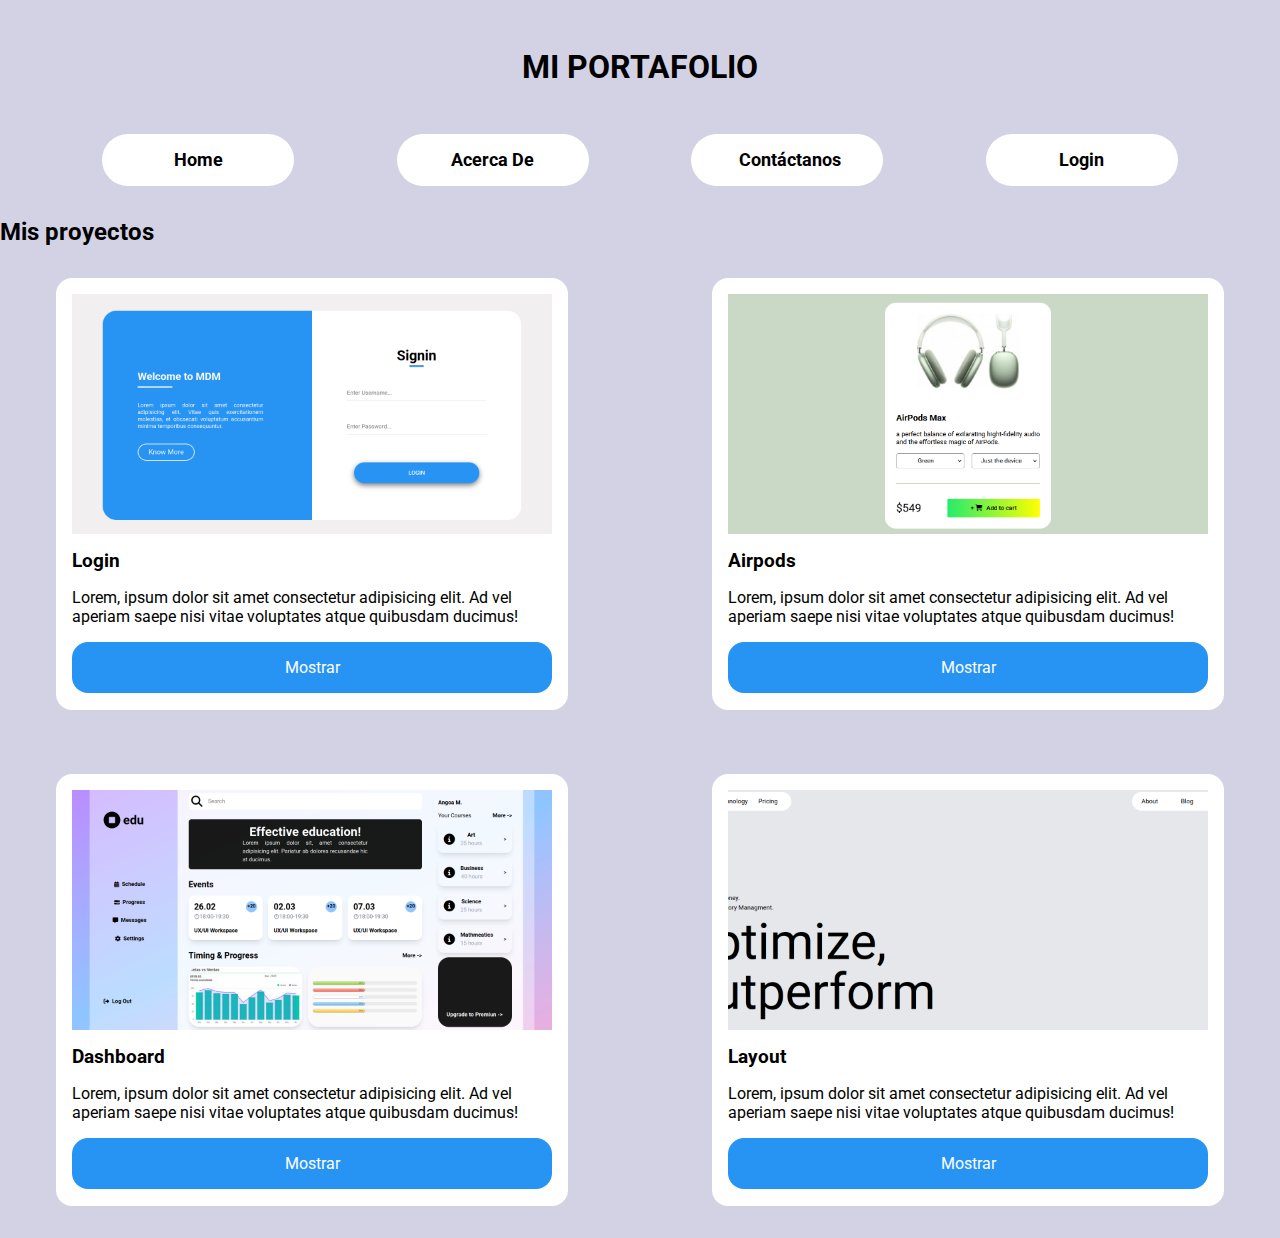
<file: index.html>
<!DOCTYPE html>
<html lang="en">
<head>
    <meta charset="UTF-8">
    <meta name="viewport" content="width=device-width, initial-scale=1.0">
    <title>Home</title>
    <link rel="stylesheet" href="css/styles.css">
    <link rel="preconnect" href="https://fonts.googleapis.com">
    <link rel="preconnect" href="https://fonts.gstatic.com" crossorigin>
    <link href="https://fonts.googleapis.com/css2?family=Outfit:wght@100..900&family=Roboto:ital,wght@0,100..900;1,100..900&display=swap" rel="stylesheet">
</head>
<body class="container">
    <header>
        <h1>Mi portafolio</h1>
        <nav class="links-nav">
                <a href="#">Home</a>
                <a href="acercade.html">Acerca De</a>
                <a href="contactanos.html">Contáctanos</a>
                <a href="login.html">Login</a>
        </nav>
    </header>
    <main>
        <h2>Mis proyectos</h2>
        <div class="cont-cards">
            <div class="card">
                <div class="img-container">
                    <img src="img/login-git.png" alt="pagina-login-git">
                </div>
                <h3>Login</h3>
                <p>
                    Lorem, ipsum dolor sit amet consectetur adipisicing elit. Ad vel aperiam saepe nisi vitae voluptates atque quibusdam ducimus! 
                </p>
                <a href="LOGIN/index.html" class="btn-card">Mostrar</a>
            </div>

            <div class="card">
                <div class="img-container img-air">
                    <img src="img/git-airpods.png" alt="pagina-login-git">
                </div>
                <h3>Airpods</h3>
                <p>
                    Lorem, ipsum dolor sit amet consectetur adipisicing elit. Ad vel aperiam saepe nisi vitae voluptates atque quibusdam ducimus! 
                </p>
                <a href="airpodsGit/index.html" class="btn-card">Mostrar</a>
            </div>

            <div class="card">
                <div class="img-container">
                    <img src="img/dash-git.png" alt="pagina-dash-git">
                </div>
                <h3>Dashboard</h3>
                <p>
                    Lorem, ipsum dolor sit amet consectetur adipisicing elit. Ad vel aperiam saepe nisi vitae voluptates atque quibusdam ducimus! 
                </p>
                <a href="dashTailwind/index.html" class="btn-card">Mostrar</a>
            </div>

            <div class="card">
                <div class="img-container">
                    <img src="img/layout-git.png" alt="pagina-login-git">
                </div>
                <h3>Layout</h3>
                <p>
                    Lorem, ipsum dolor sit amet consectetur adipisicing elit. Ad vel aperiam saepe nisi vitae voluptates atque quibusdam ducimus! 
                </p>
                <a href="layoutTailwind/index.html" class="btn-card">Mostrar</a>
            </div>
        </div>
    </main>
</body>
</html>
</file>
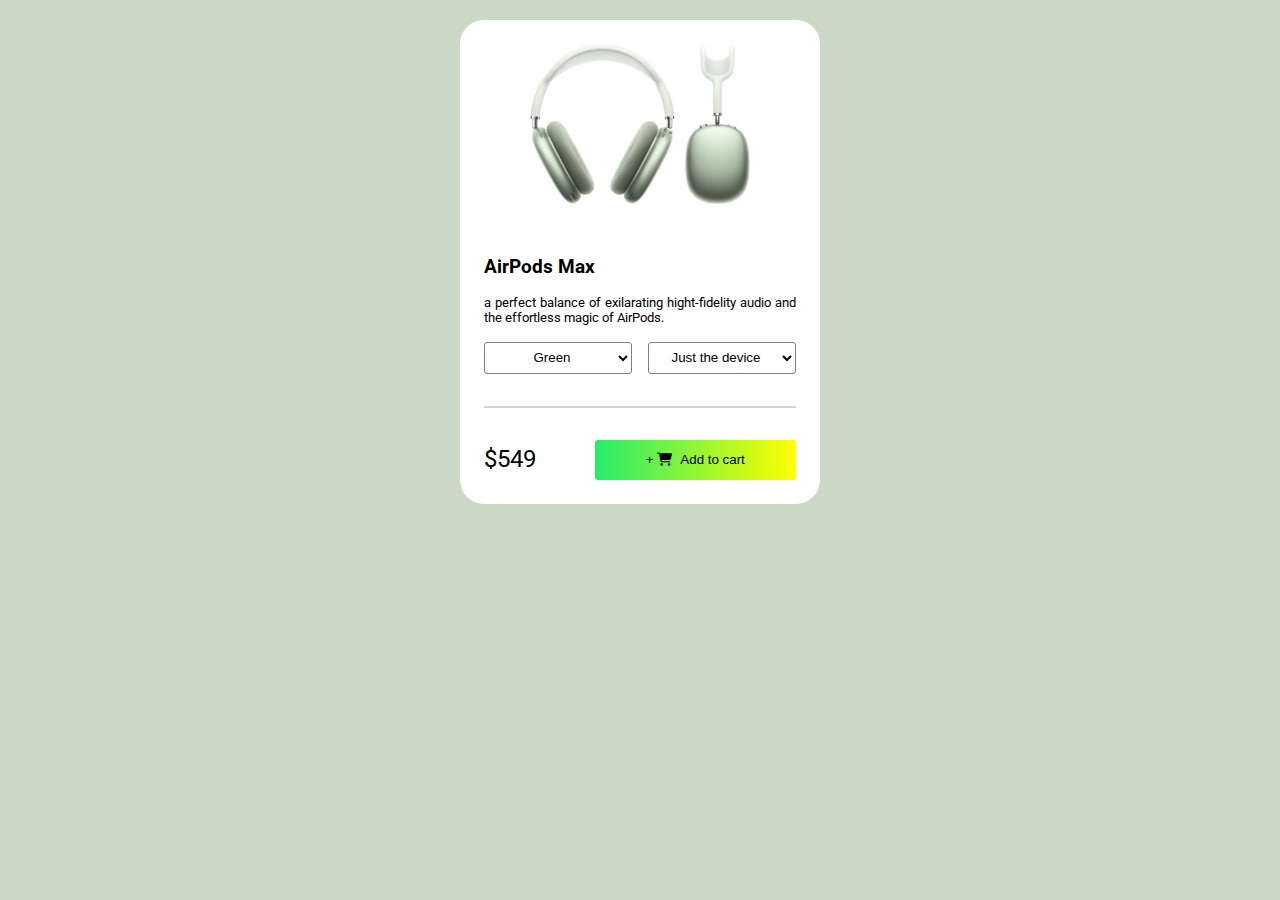
<file: airpodsGit/index.html>
<!DOCTYPE html>
<html lang="en">
<head>
    <meta charset="UTF-8">
    <meta name="viewport" content="width=device-width, initial-scale=1.0">
    <title>AirPods</title>
    <link rel="stylesheet" href="css/styles.css">
    <link rel="preconnect" href="https://fonts.googleapis.com">
    <link rel="preconnect" href="https://fonts.gstatic.com" crossorigin>
    <link href="https://fonts.googleapis.com/css2?family=Roboto:ital,wght@0,100..900;1,100..900&display=swap" rel="stylesheet">
    <link rel="stylesheet" href="https://cdnjs.cloudflare.com/ajax/libs/font-awesome/6.0.0-beta3/css/all.min.css">
</head>
<body>
    <div class="container">
        <div class="card">
            <figure>
                <img src="img/airpodsmax.jpg" alt="airpodsmax">
            </figure>
            <div class="contenido">
                <h3>AirPods Max</h3>
                <p>
                    a perfect balance of exilarating hight-fidelity audio
                    and the effortless magic of AirPods.
                </p>
                <div class="opt-select">
                    <select name="" id="colors-air">
                        <option value="col1">Green</option>
                        <option value="col2">White</option>
                    </select>
                    <select name="" id="">
                        <option value="">Just the device</option>
                    </select>
                </div>
                <div class="container-price">
                    <p>$549</p>
                    <button>
                        +
                        <i class="fas fa-shopping-cart" style="margin-right: 5px;"></i>
                        Add to cart
                    </button>
                </div>
            </div>
        </div>
    </div>
</body>
</html>
</file>
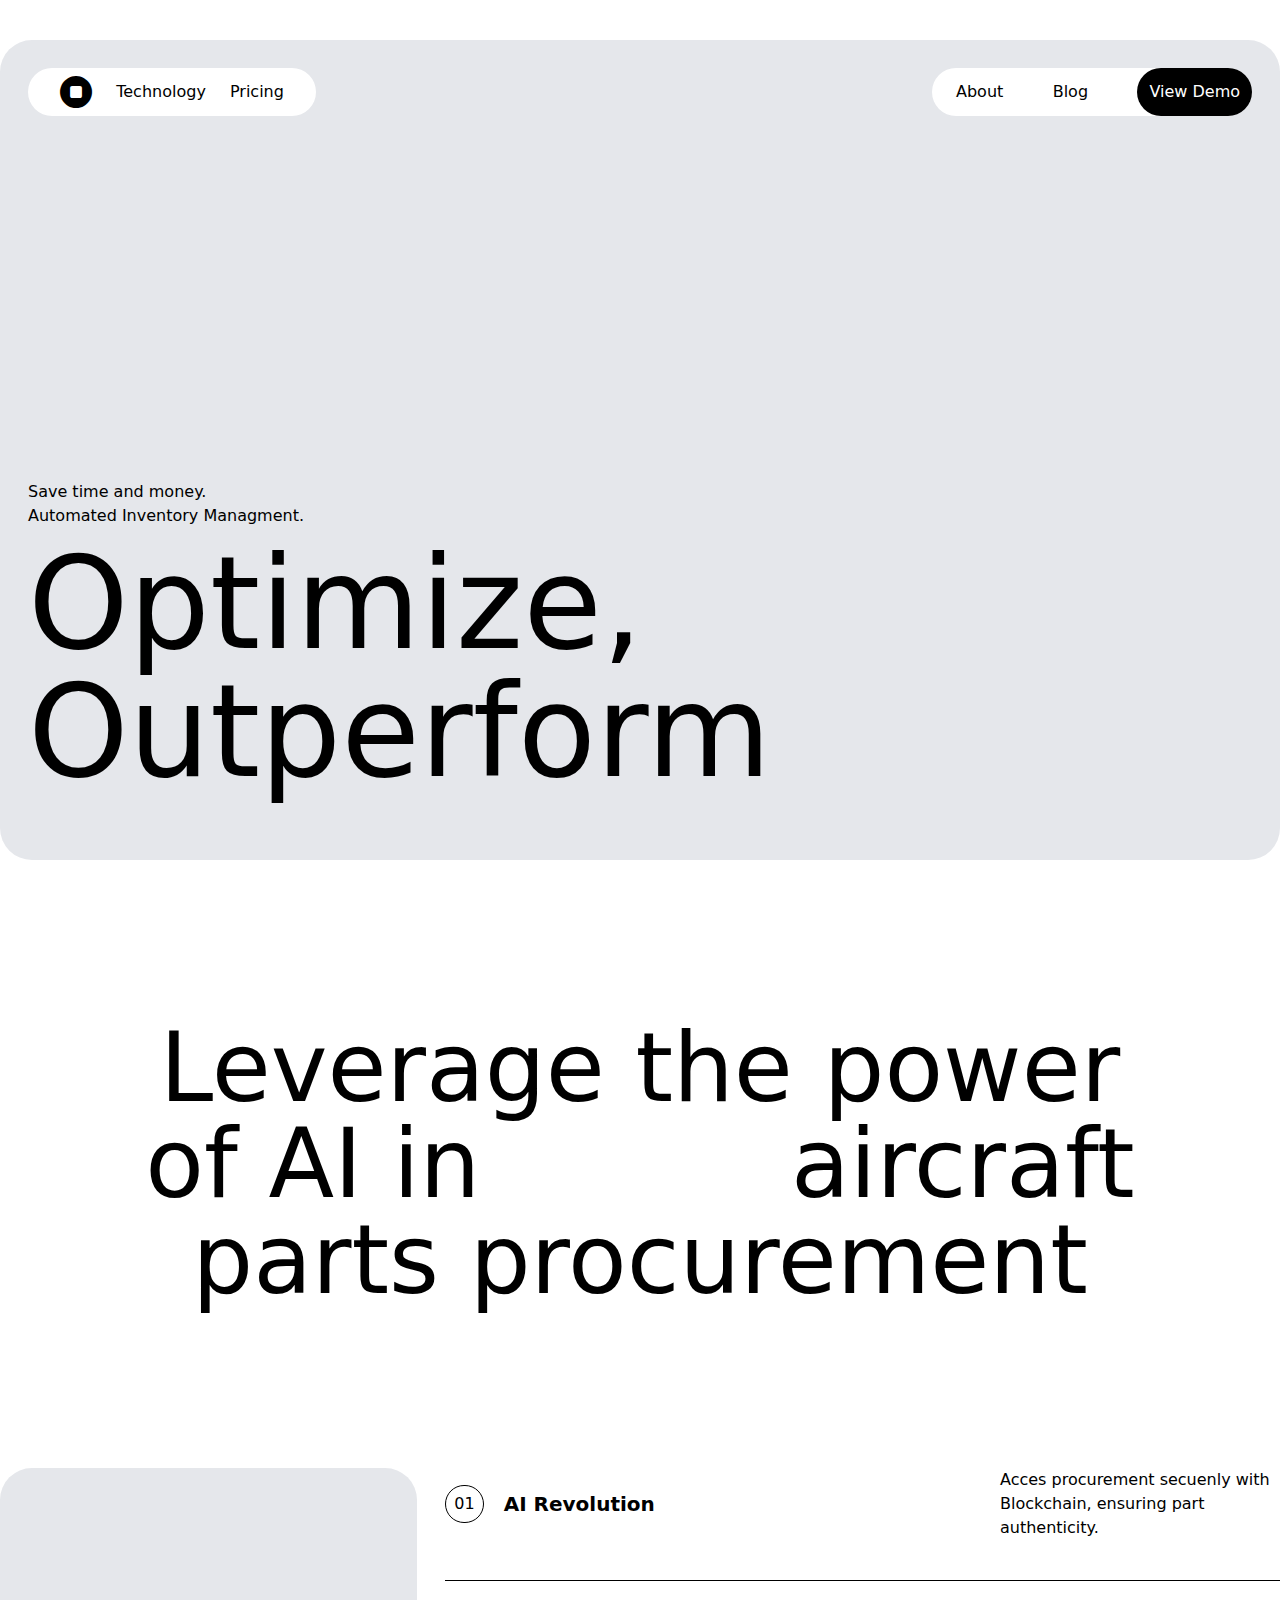
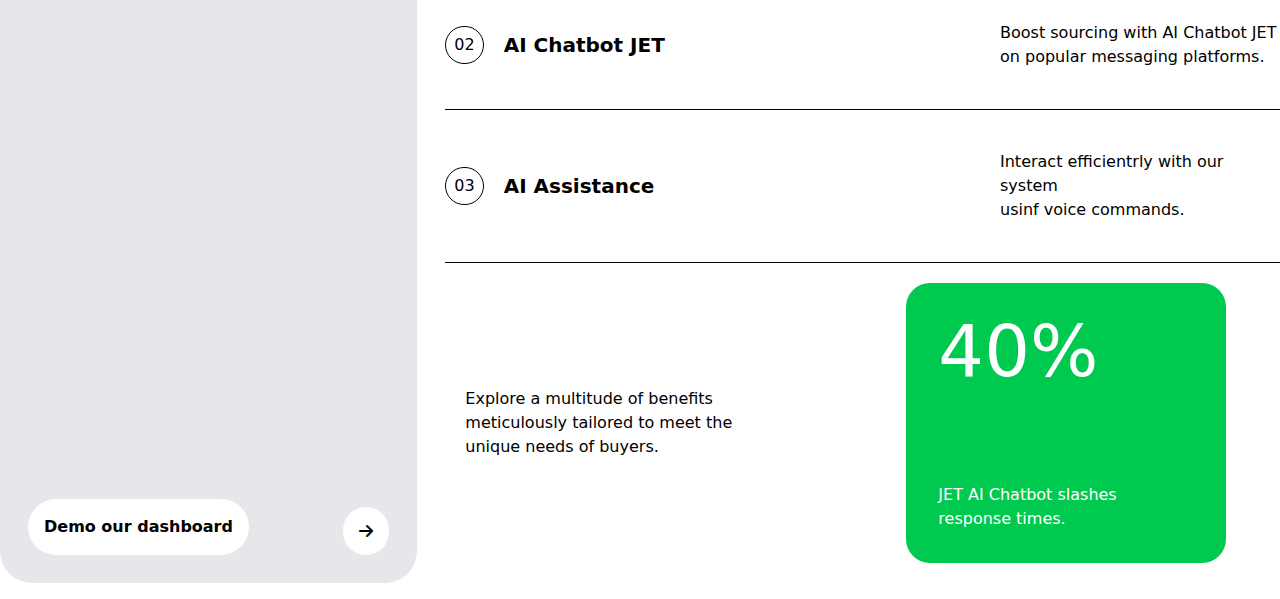
<file: layoutTailwind/index.html>
<!DOCTYPE html>
<html lang="en">
<head>
    <meta charset="UTF-8">
    <meta name="viewport" content="width=device-width, initial-scale=1.0">
    <title>Layout</title>
    <link rel="stylesheet" href="src/output.css">
    <link rel="stylesheet" href="https://cdnjs.cloudflare.com/ajax/libs/font-awesome/6.4.0/css/all.min.css">

</head>
<body class="container mx-auto mt-10">
    <header class="bg-gray-200 contain-layout rounded-4xl min-h-[calc(100vh-5rem)] flex flex-col">
        <div class="flex items-center justify-between m-7">
            <div class="bg-white w-full max-w-72 flex items-center justify-evenly p-2 rounded-4xl">
                <i class="fa-solid fa-circle-stop fa-2x"></i>
                <a href="#">Technology</a>
                <a href="#">Pricing</a>
            </div>
            <nav class="bg-white w-full max-w-80 flex items-center justify-between rounded-4xl pl-6">
                <a href="#">About</a>
                <a href="#">Blog</a>
                <a href="#" class="bg-black text-white p-3 rounded-4xl">View Demo</a>
            </nav>
        </div>

        <div class="mt-auto m-7 mb-16">
            <p class="mb-3">
                Save time and money.<br>
                Automated Inventory Managment.
            </p>
            <h1 class="text-9xl">
                Optimize,<br>
                Outperform
            </h1>
        </div>
    </header>
        
    <section class="flex justify-center my-40">
        <p class="text-8xl text-center">
            Leverage the power<br>
            of AI in <span class="mx-35"></span> aircraft<br>
            parts procurement
        </p>
    </section>

    <section class="grid grid-cols-[1fr_2fr] gap-7 pb-4">
        <div class="bg-gray-200 rounded-4xl p-7 flex items-end justify-between font-bold ">
            <a href="#" class="bg-white p-4 rounded-4xl">Demo our dashboard</a>
            <i class="fa-solid fa-arrow-right bg-white p-4 rounded-3xl"></i>
        </div>
        <div class="space-y-4">
            <div class="flex justify-between items-center border-b pb-10">
               <div class="flex justify-center items-center ">
                <p class="border rounded-4xl px-2 py-1.5">01</p>
                <p class="ml-5 text-xl font-bold">AI Revolution</p>
               </div>
               <div>
                <p class="w-70">
                    Acces procurement secuenly with<br>
                    Blockchain, ensuring part authenticity.
                </p>
               </div>
            </div>

            <div class="flex justify-between items-center border-b pb-10 mt-10">
                <div class="flex justify-center items-center ">
                 <p class="border rounded-4xl px-2 py-1.5">02</p>
                 <p class="ml-5 text-xl font-bold">AI Chatbot JET</p>
                </div>
                <div>
                 <p class="w-70">
                    Boost sourcing with AI Chatbot JET<br>
                    on popular messaging platforms.
                 </p>
                </div>
             </div>

             <div class="flex justify-between items-center border-b pb-10 mt-10">
                <div class="flex justify-center items-center ">
                 <p class="border rounded-4xl px-2 py-1.5">03</p>
                 <p class="ml-5 text-xl font-bold">AI Assistance</p>
                </div>
                <div>
                 <p class="w-70">
                    Interact efficientrly with our system<br> 
                    usinf voice commands.
                 </p>
                </div>
             </div>
            <div>
        </div>

        <div class="grid grid-cols-2 gap-5 m-5 items-center">
            <div class="">
                <p class="">
                    Explore a multitude of benefits<br>
                    meticulously tailored to meet the<br>
                    unique needs of buyers.
                </p>
            </div>
            <div class="grid place-items-center">
                <div class="bg-green-500 rounded-3xl p-8 text-white h-70 w-80 flex flex-col">
                    <p class="text-7xl">40%</p>
                    <p class="mt-auto">JET AI Chatbot slashes<br> response times.</p>
                </div>
            </div>
            
        </div>
    </section>
</body>
</html>
</file>
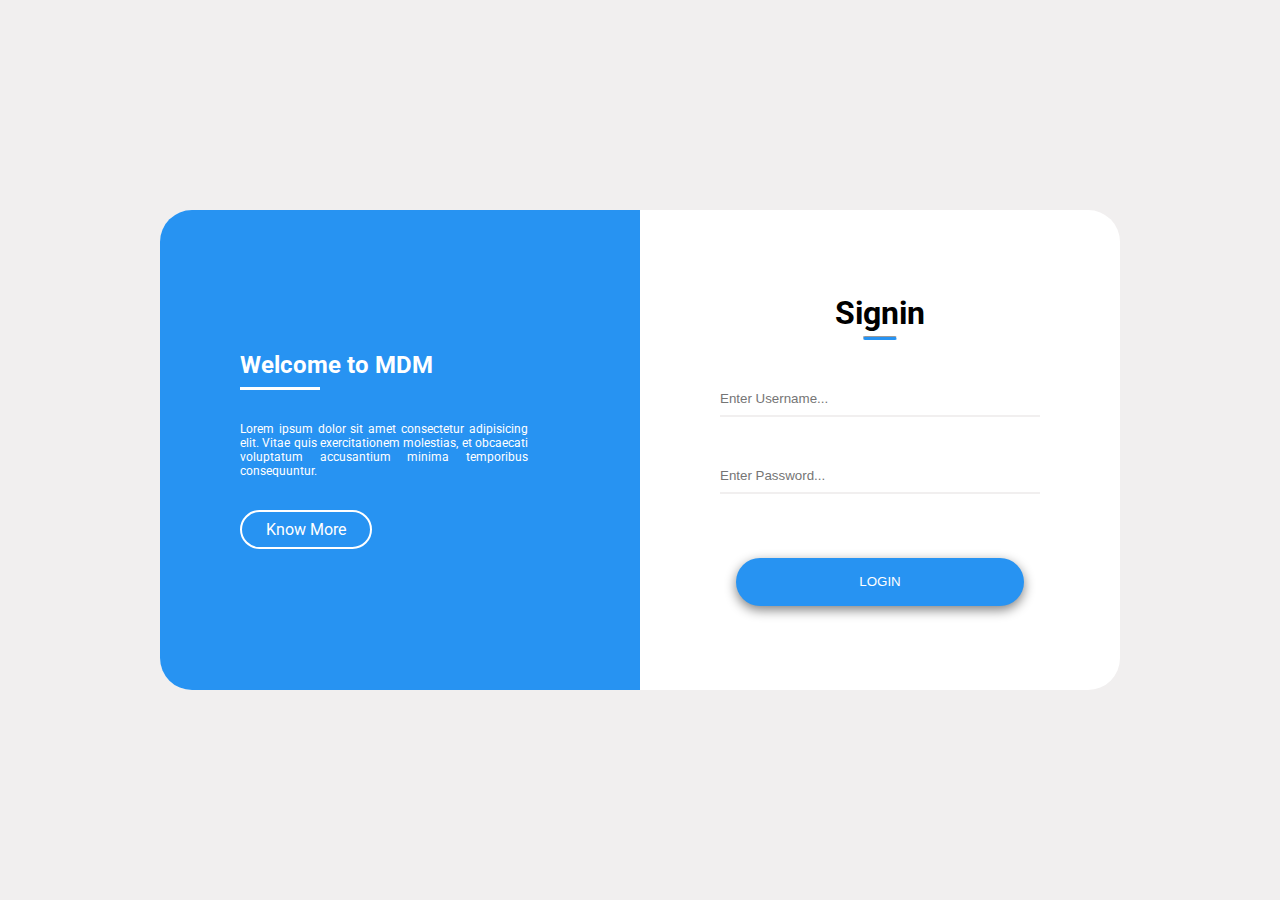
<file: LOGIN/index.html>
<!DOCTYPE html>
<html lang="en">
<head>
    <meta charset="UTF-8">
    <meta name="viewport" content="width=device-width, initial-scale=1.0">
    <title>Login</title>
    <link rel="stylesheet" href="css/styles.css">
    <link rel="preconnect" href="https://fonts.googleapis.com">
    <link rel="preconnect" href="https://fonts.gstatic.com" crossorigin>
    <link href="https://fonts.googleapis.com/css2?family=Outfit:wght@100..900&family=Roboto:ital,wght@0,100..900;1,100..900&display=swap" rel="stylesheet">
</head>
<body>
    <div class="container">
        <div class="welcome-card">
            <h2>Welcome to MDM</h2>
            <span class="line-span"></span>
            <p>
                Lorem ipsum dolor sit amet consectetur adipisicing elit. Vitae quis exercitationem molestias, et obcaecati voluptatum accusantium minima temporibus consequuntur.
            </p>
            <a href="#" class="btn-know">Know More</a>
        </div>
        <div class="form-box">
            <form action="">
                <h1>Signin</h1>
                <div class="hr-class">
                    <hr>
                </div>
                
                <div class="input-box">
                    <input type="text" name="username" id="username" class="inp-box" placeholder="Enter Username...">
                </div>
                <div class="input-box">
                    <input type="password" name="passw" id="passw" class="inp-box" placeholder="Enter Password...">
                </div>
            </form>
            <input type="submit" class="btn-login" value="LOGIN">
        </div>
    </div>
</body>
</html>
</file>
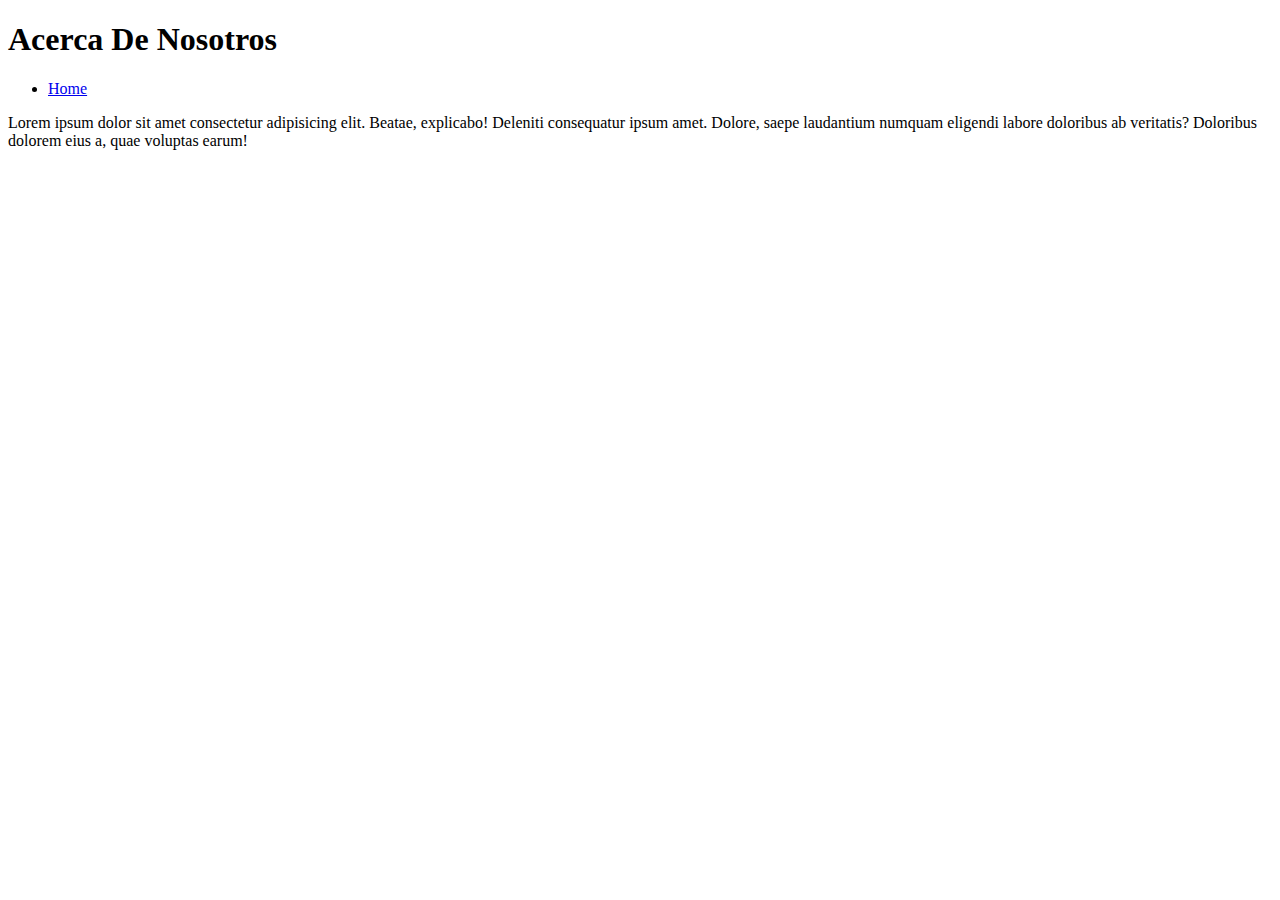
<file: acercade.html>
<!DOCTYPE html>
<html lang="en">
<head>
    <meta charset="UTF-8">
    <meta name="viewport" content="width=device-width, initial-scale=1.0">
    <title>Acerca De</title>
</head>
<body>
    <h1>Acerca De Nosotros</h1>
    <ul>
        <li><a href="index.html">Home</a></li>
    </ul>

    <p>
        Lorem ipsum dolor sit amet consectetur adipisicing elit. Beatae, explicabo! Deleniti consequatur ipsum amet. Dolore, saepe laudantium numquam eligendi labore doloribus ab veritatis? Doloribus dolorem eius a, quae voluptas earum!
    </p>
</body>
</html>
</file>
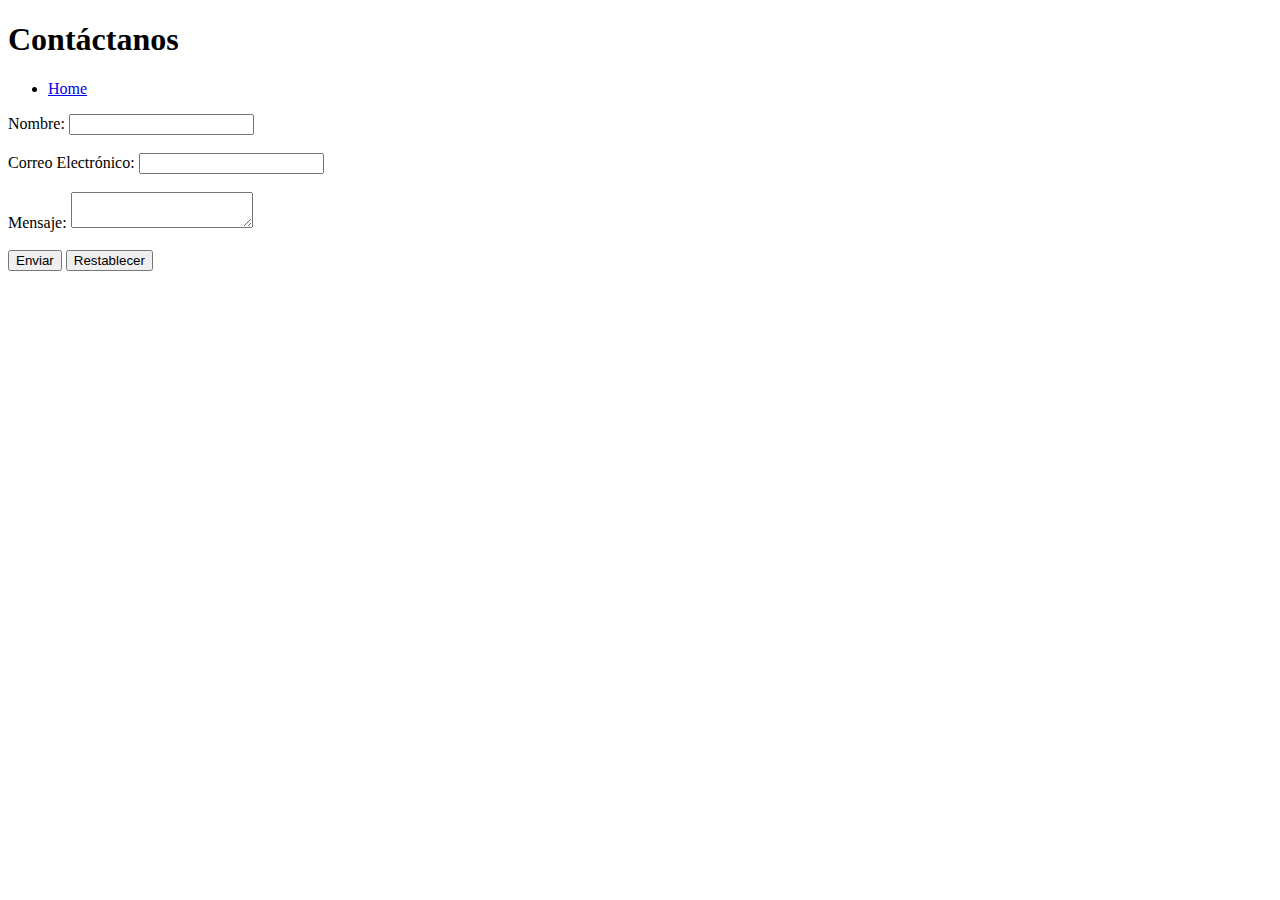
<file: contactanos.html>
<!DOCTYPE html>
<html lang="en">
<head>
    <meta charset="UTF-8">
    <meta name="viewport" content="width=device-width, initial-scale=1.0">
    <title>Conáctanos</title>
</head>
<body>
    <h1>Contáctanos</h1>

    <ul>
        <li><a href="index.html">Home</a></li>
    </ul>

    <form>
        <label for="nombre">Nombre:</label>
        <input type="text" id="nombre" name="nombre">
        <br><br>
    
        <label for="email">Correo Electrónico:</label>
        <input type="email" id="email" name="email">
        <br><br>
    
        <label for="mensaje">Mensaje:</label>
        <textarea id="mensaje" name="mensaje"></textarea>
        <br><br>
    
        <input type="submit" value="Enviar">
        <input type="reset" value="Restablecer">
    </form>
</body>
</html>
</file>
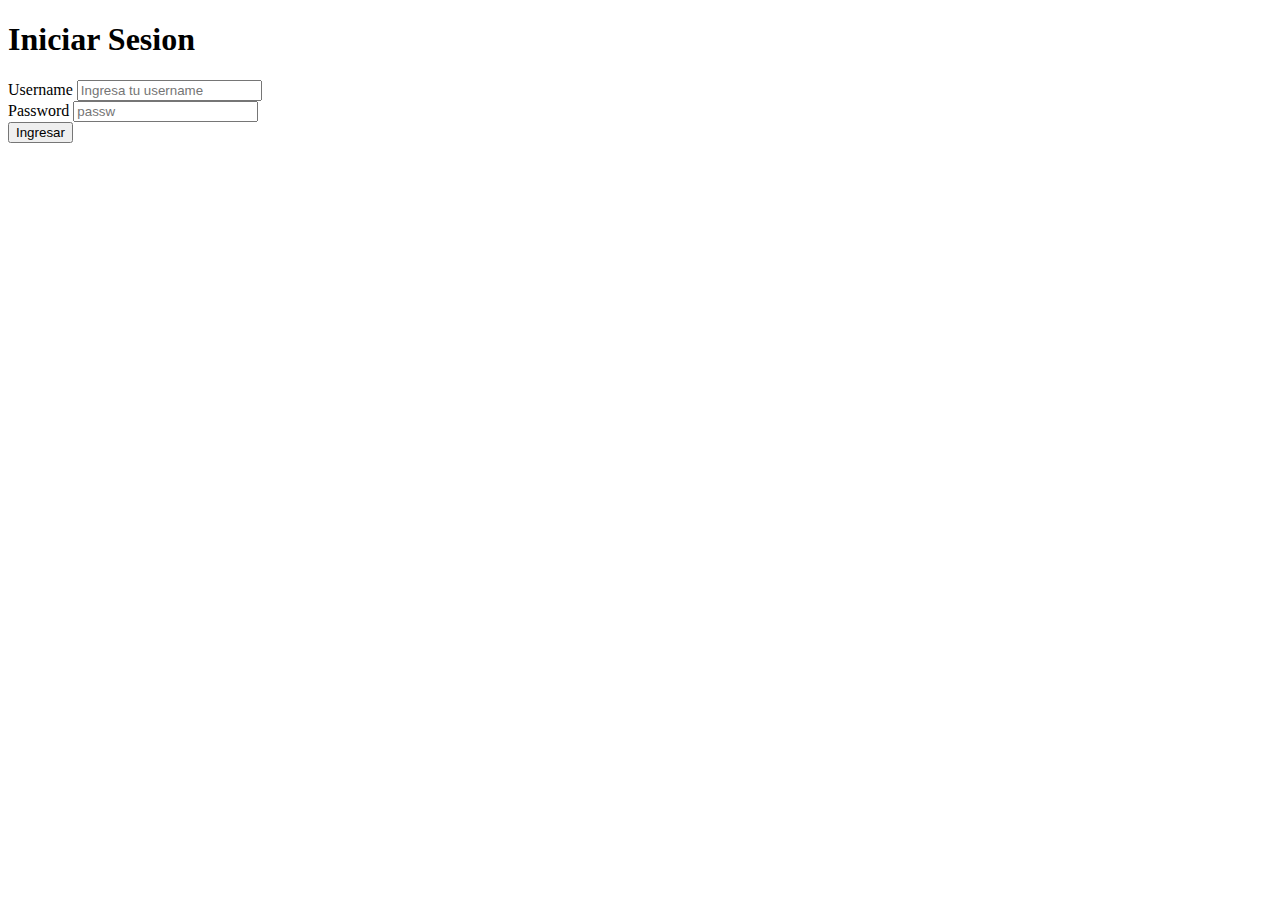
<file: login.html>
<!DOCTYPE html>
<html lang="en">
<head>
    <meta charset="UTF-8">
    <meta name="viewport" content="width=device-width, initial-scale=1.0">
    <title>Login</title>
</head>
<body>
    <h1>Iniciar Sesion</h1>
    <form action="">
        <label for="username">Username</label>
        <input type="text" id="username" name="username" placeholder="Ingresa tu username">
        <br>

        <label for="passw">Password</label>
        <input type="password" id="passw" name="passw" placeholder="passw">
        <br>

        <input type="submit" value="Ingresar">
    </form>
</body>
</html>
</file>
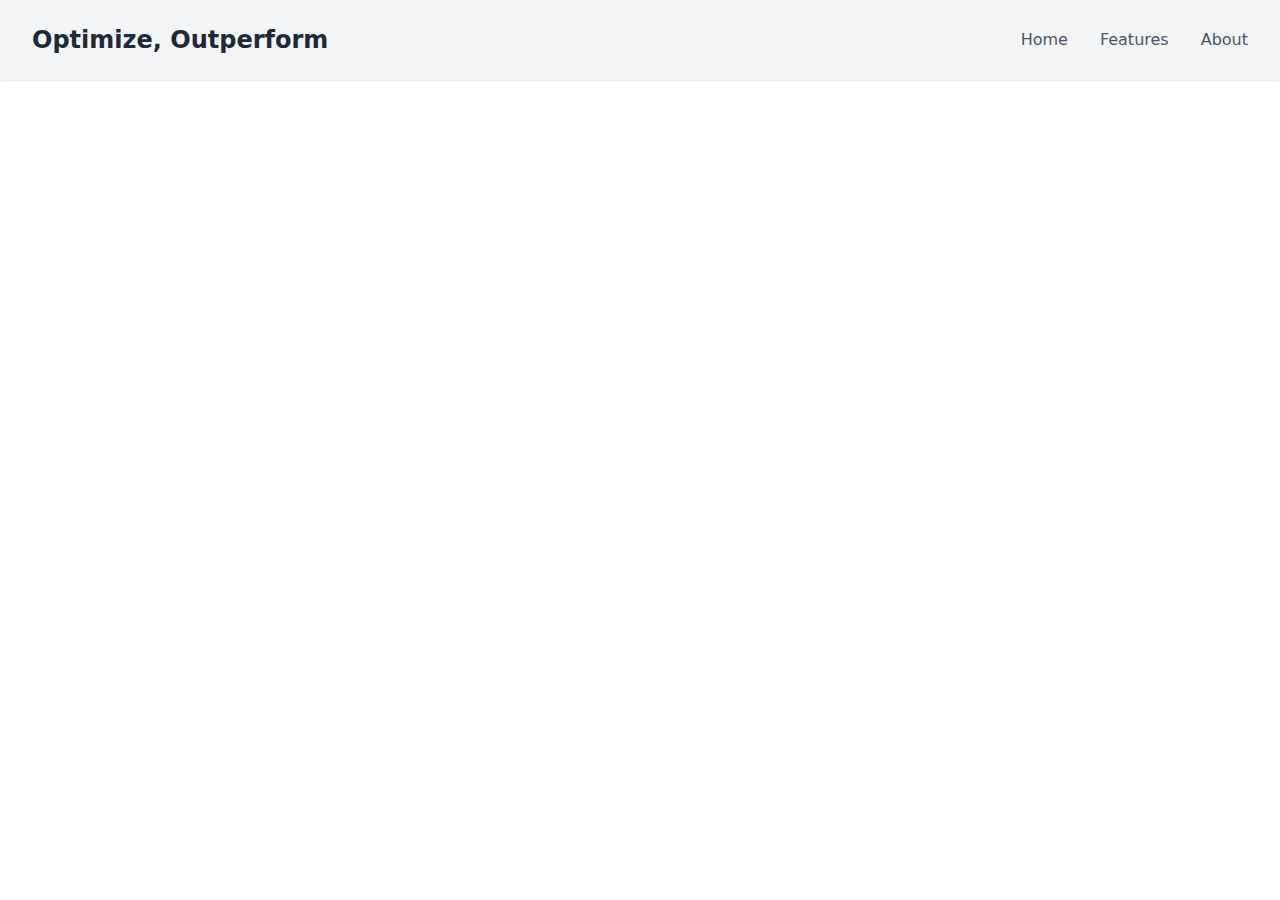
<file: layoutTailwind/other.html>
<!DOCTYPE html>
<html lang="en">
<head>
    <meta charset="UTF-8">
    <meta name="viewport" content="width=device-width, initial-scale=1.0">
    <title>Layout</title>
    <link rel="stylesheet" href="src/output.css">
</head>
<body class="min-h-screen">
    <!-- Header Section -->
    <header class="bg-gray-100 py-6 px-8 shadow-sm">
        <div class="container mx-auto flex justify-between items-center">
            <!-- Logo/Brand -->
            <div class="flex items-center">
                <h1 class="text-2xl font-bold text-gray-800">Optimize, Outperform</h1>
            </div>
            
            <!-- Navigation (opcional) -->
            <nav class="hidden md:block">
                <ul class="flex space-x-8">
                    <li><a href="#" class="text-gray-600">Home</a></li>
                    <li><a href="#" class="text-gray-600">Features</a></li>
                    <li><a href="#" class="text-gray-600">About</a></li>
                </ul>
            </nav>
            
            <!-- Mobile menu button (opcional) -->
            <button class="md:hidden text-gray-600">
                <svg xmlns="http://www.w3.org/2000/svg" class="h-6 w-6" fill="none" viewBox="0 0 24 24" stroke="currentColor">
                    <path stroke-linecap="round" stroke-linejoin="round" stroke-width="2" d="M4 6h16M4 12h16M4 18h16" />
                </svg>
            </button>
        </div>
    </header>

    <!-- Resto de tu contenido aquí -->
    <main class="container mx-auto py-8 px-4">
        <!-- El resto de tu layout iría aquí -->
    </main>
</body>
</html>
</file>
<file: css/styles.css>
/* GOLBAL STYLES */
:root {
    --primary-bg-color: rgb(210, 210, 228);
    --primary-button-color: #2793F2;
    --secundary-button-color: #107ad7;
    --color-white: white;
}
* {
    padding: 0;
    margin: 0;
    box-sizing: border-box;
} *, *:before, *:after {
    box-sizing: inherit;
}
body {
    width: 100%;
    max-width: 80rem;
    margin: 0 auto;
    background-color: var(--primary-bg-color);
}
html {
    font-family: "Roboto", sans-serif;
    font-optical-sizing: auto;
}
/* HEADER */
header h1 {
    text-align: center;
    margin: 3rem 0;
    text-transform: uppercase;
}
.links-nav {
    display: flex;
    justify-content: space-evenly;
    margin: 2rem 0;
    text-align: center;
} .links-nav a {
    text-decoration: none;
    color: black;
    background-color: var(--color-white);
    padding: 1rem 3rem;
    border-radius: 2rem;
    width: 100%;
    max-width: 6rem;
    font-size: 1.1rem;
    font-weight: bold;
}
/* MAIN */

/* cards */
.cont-cards {
    padding: 2rem 1rem;
    display: grid;
    grid-template-columns: repeat(2, 1fr);
    place-items: center;
    margin: auto;
    gap: 4rem;
}
.card {
    width: 30rem;
    height: 25rem;
    background-color: white;
    padding: 1rem;
    border-radius: 1rem;
}
.img-container {
    width: 100%;
    height: 15rem;
    overflow: hidden;
    display: flex;
    align-items: center;
    justify-content: center;
} .img-container img {
    width: 150%; 
    height: 150%;
    object-fit: cover; 
    object-position: center -1rem;
} 
.img-air img {
    width: 1760% ;
    height: 160%;
    object-position: center 1rem;
}
.card h3 {
    padding: 1rem 0 ;
} .btn-card {
    display: inline-block;
    margin-top: 1rem;
    width: 100%;
    padding: 1rem 0;
    background-color: var(--primary-button-color);
    text-align: center;
    border-radius: 1rem;
    text-decoration: none;
    color: var(--color-white);
} .btn-card:hover {
    background-color: var(--secundary-button-color);
}
</file>
<file: airpodsGit/css/styles.css>
*{
    margin: 0;
    padding: 0;
    box-sizing: border-box;
} *, *:before, *:after {
    box-sizing: inherit;
}
:root {
    --primaryColor: #C9D9C5;
    --primaryColor-botton: #25ec6b;
    --secundaryColor-botton: #2acf64;
}
  
h3 {
    margin-bottom: 1rem;
}
p {
    margin-bottom: 1rem;
    align-self: center;
}
body{
    width: 100%;
    height: 100%;
    display: flex;
    justify-content: center;
    align-items: center;
    font-family: "Roboto",sans-serif;
    background-color: var(--primaryColor);
}
.container {
    width: 100%;
    display: flex;
    max-width: 25rem;
}
.container img {
    object-fit: contain;
}
.card {
    width: 100%;
    margin: 20px;
    background-color: white;
    border-radius: 1.5rem;
    overflow: hidden;
    padding: 1.5rem;
    text-align: justify;
    line-height: 1.2;
}
.contenido p {
    font-size: 13px;
}
.card img {
    width: 100%;
    height: 10rem;
    margin-bottom: 3rem;
}
.opt-select {
    display: grid;
    grid-template-columns: repeat(2,1fr);
    column-gap: 1rem;
    height: 2rem;
    margin-bottom: 2rem;
}
select {
    background-color: white;
    border: 1px solid gray;
    border-radius: 3px;
    outline: none;
    text-align: center;
}
.container-price {
    padding-top: 2rem;
    display: grid;
    grid-template-columns: 1fr 2fr;
    gap: 10px;
    height: 2.5rem;
    border-top: 2px solid var(--primaryColor);
}
.container-price button {
    background:  linear-gradient(to right, var(--primaryColor-botton), yellow);
    border: 0;
    border-radius: 3px;
    grid-column: 2;
} .container-price button:hover {
    background-color: var(--secundaryColor-botton);
    color: white;
    cursor: pointer;
} .container-price p {
    margin: 0;
    align-self: center;
    font-size: 1.5rem;
    grid-column: 1;
}
</file>
<file: LOGIN/css/styles.css>
/* VARIABLES */
:root {
    --primary-bg-color: rgb(241, 239, 239);
    --primary-button-color: #2793F2;
    --secundary-button-color: #107ad7;
}
/* GOLBAL STYLES */
* {
    padding: 0;
    margin: 0;
    box-sizing: border-box;
} *, *:before, *:after {
    box-sizing: inherit;
}
body {
    display: flex;
    justify-content: center;
    align-items: center;
    min-height: 100vh;
    background: var(--primary-bg-color);

    font-family: "Roboto", sans-serif;
    font-optical-sizing: auto;
}
h2 {
    margin-bottom: 0.5rem;
    color: white;
}
p {
    color: white;
    text-align: justify;
    margin-bottom: 2rem;
    font-size: 12px;
}
/* CLASES */
.container {
    width: 100%;
    max-width: 60rem;
    height: 30rem;
    display: grid;
    grid-template-columns: repeat(2,1fr);
    background-color: white;
    border-radius: 2rem;
}
.welcome-card, .form-box {
    display: flex;
    flex-direction: column;
    justify-content: center;
}
.welcome-card {
    background-color: var(--primary-button-color);
    border-radius: 2rem 0 0 2rem;
    padding: 5rem 7rem 5rem 5rem; 
}
.form-box {
    padding: 5rem;
    display: flex;
    flex-direction: column;
    align-items: center;
} .form-box h1 {
    text-align: center;
    margin-bottom: 0.2rem;
}
.input-box {
    margin-top: 3rem;
    width: 100%;
    border-bottom: 2px solid var(--primary-bg-color);
    padding-bottom: 0.5rem;
} .inp-box {
    width: 20rem;
    border: none;

}
.line-span {
    border-bottom: 3px solid white;
    width: 5rem;
    margin-bottom: 2rem;
}
.btn-login {
    width: 100%;
    max-width: 18rem;
    height: 3rem;
    border-radius: 3rem;
    margin-top: 4rem;
    border: none;
    box-shadow:  0px 4px 12px gray;
    background-color: var(--primary-button-color);
    color: white;
} .btn-login:hover {
    max-width: 19rem;
    height: 3.5rem;
    background-color: var(--secundary-button-color);
    transition-duration: 400ms;
    cursor: pointer;
}
.btn-know {
    color: white;
    text-decoration: none;
    border: 2px solid white;
    border-radius: 2px;
    width: 8rem;
    display: flex;
    justify-content: center;
    padding: 0.5rem 0;
    border-radius: 1.5rem;
}
.hr-class {
    display: flex;
    justify-content: center;
}
hr {
    width: 2rem;
    border-bottom: 3px solid var(--primary-button-color);
    border-radius: 3px;
}
/* CARDS */
.card {
    width: 30rem;
    background-color: white;
}
</file>
